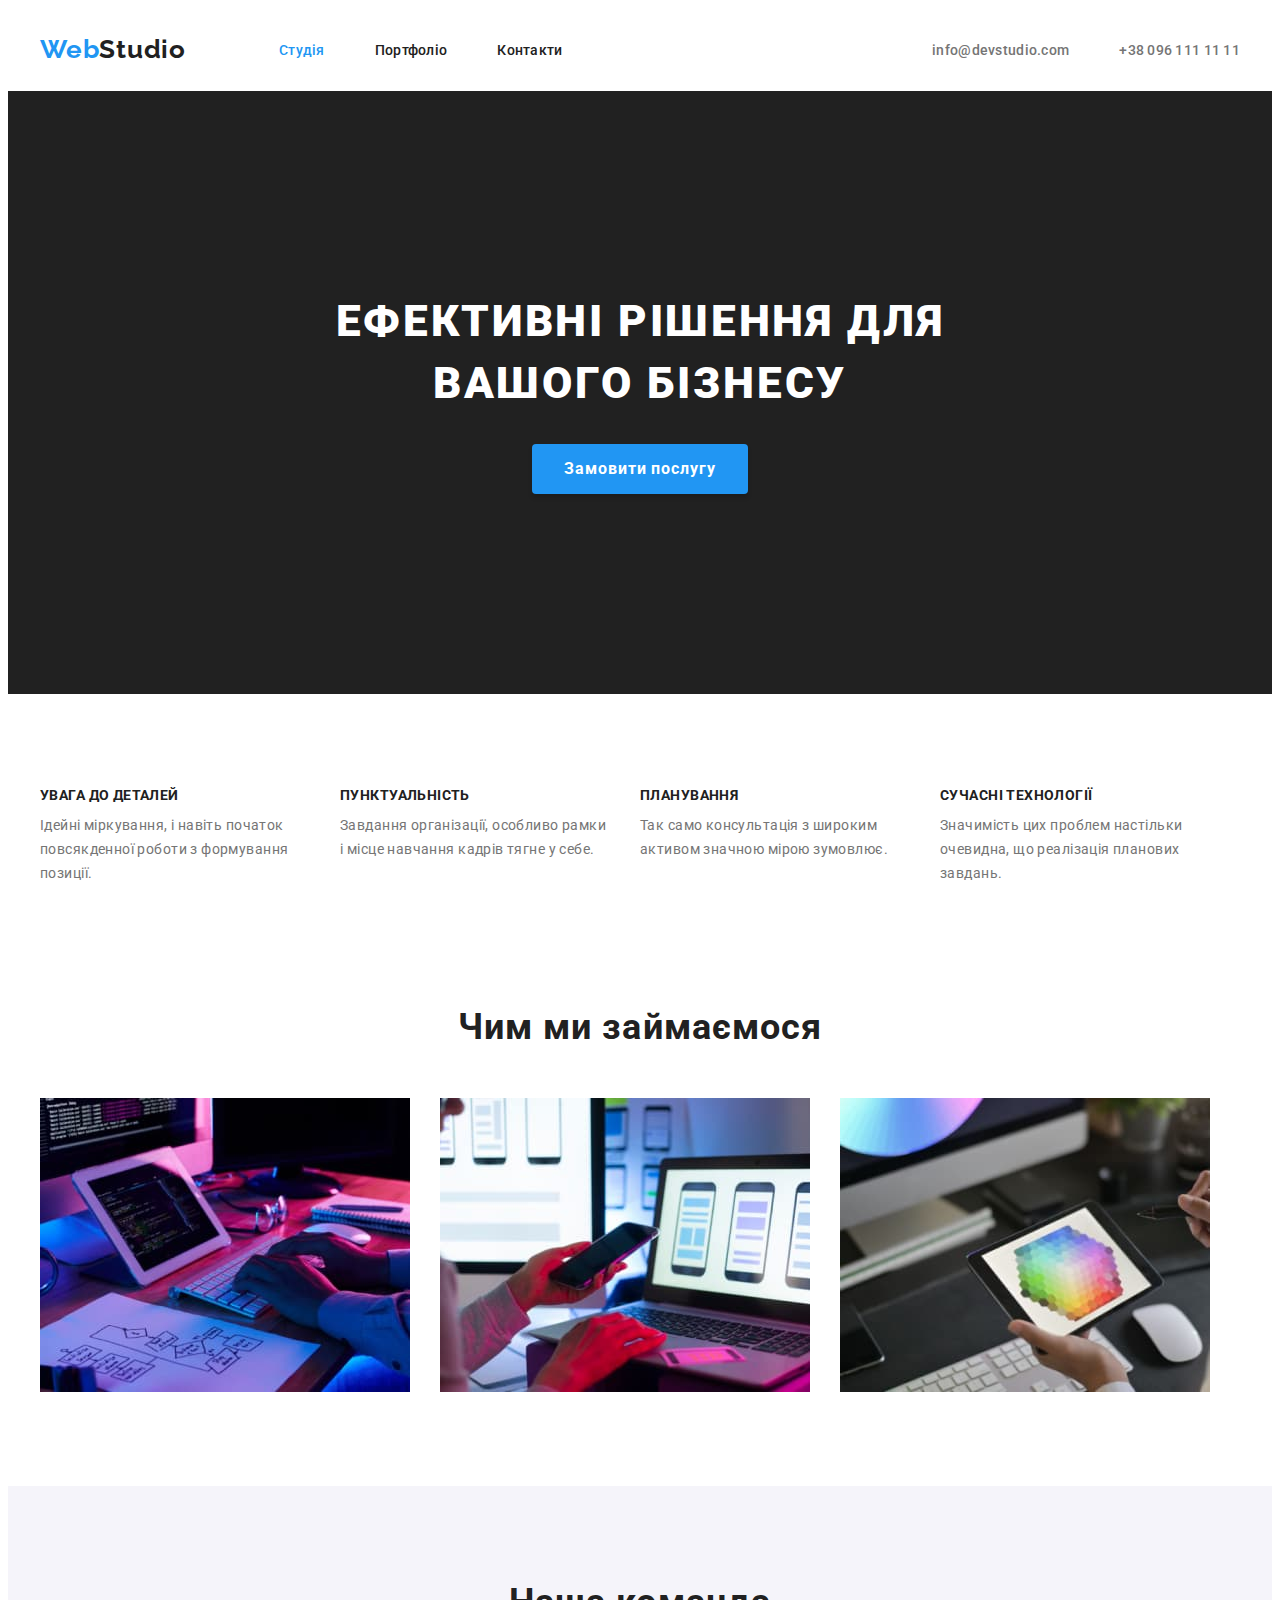
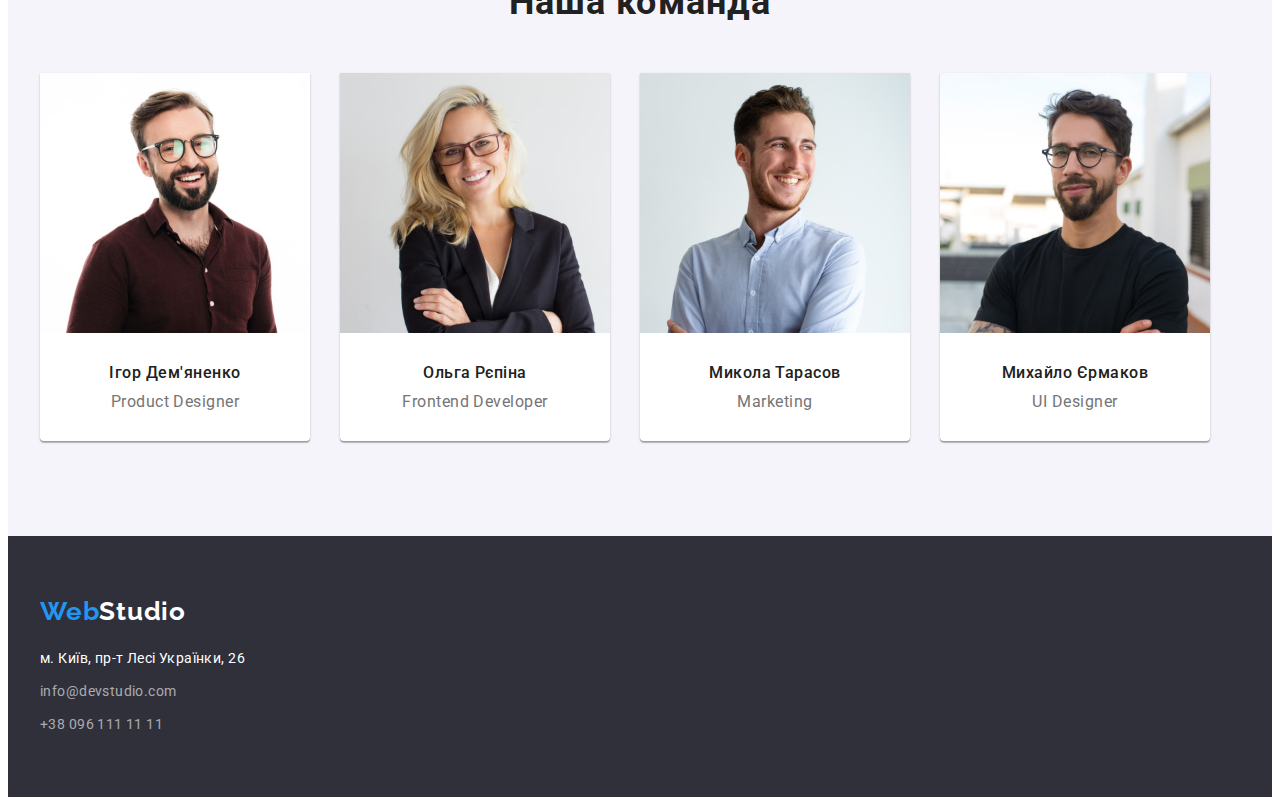
<file: index.html>
<!DOCTYPE html>
<html lang="en">
  <head>
    <meta charset="UTF-8" />
    <meta http-equiv="X-UA-Compatible" content="IE=edge" />
    <meta name="viewport" content="width=device-width, initial-scale=1.0" />
    <title>WebStudio</title>
    <link rel="preconnect" href="https://fonts.googleapis.com" />
    <link rel="preconnect" href="https://fonts.gstatic.com" crossorigin />
    <link
      href="https://fonts.googleapis.com/css2?family=Raleway:wght@400;700&family=Roboto:wght@400;500;700;900&display=swap"
      rel="stylesheet"
    />
    <link
      rel="stylesheet"
      href="https://cdnjs.cloudflare.com/ajax/libs/modern-normalize/1.1.0/modern-normalize.min.css"
      integrity="sha512-wpPYUAdjBVSE4KJnH1VR1HeZfpl1ub8YT/NKx4PuQ5NmX2tKuGu6U/JRp5y+Y8XG2tV+wKQpNHVUX03MfMFn9Q=="
      crossorigin="anonymous"
      referrerpolicy="no-referrer"
    />
    <link rel="stylesheet" href="./css/styles.css" />
  </head>
  <body>
      <header class="header">
        <div class="header-container container">
          <a href="/" class="logo"><span class="logos">Web</span>Studio</a>
          <nav class="site-nav"></nav>
          <ul class="site-nav list">
            <li class="nav-list"><a href="" class="link current">Студія</a></li>
            <li class="nav-list"><a href="./portfolio.html" class="link">Портфоліо</a></li>
            <li class="nav-list"><a href="" class="link">Контакти</a></li>
          </ul>
        </nav>
        <div class="header-contacts-container">
          <ul class="header-contacts">
          <li class="header-links"> <a class="link" href="mailto:info@devstudio.com">info@devstudio.com </a></li>
          <li class="header-links"> <a class="link" href="tel:+380961111111">+38 096 111 11 11</a></li>
        </ul>          
        </div>
        </div>
      </header>
    <main>
      <div>
        <section class="hero">
          <div class="container">
            <h1 class="hero-title">
              Ефективні рішення для <br />
              вашого бізнесу
            </h1>
            <button type="button" class="button">Замовити послугу</button>
          </div>
        </section>
      </div>
      <section class="features">
        <div class="features-container container">
          <h2 class="visually-hidden">Наші переваги</h2>
          <ul class="features-list list">
            <li class="benefits-items">
              <h3 class="features-title">УВАГА ДО ДЕТАЛЕЙ</h3>
              <p class="features-text">
                Ідейні міркування, і навіть початок повсякденної роботи з
                формування позиції.
              </p>
            </li>
            <li>
              <h3 class="features-title">ПУНКТУАЛЬНІСТЬ</h3>
              <p class="features-text">
                Завдання організації, особливо рамки і місце навчання кадрів тягне
                у себе.
              </p>
            </li>
            <li>
              <h3 class="features-title">ПЛАНУВАННЯ</h3>
              <p class="features-text">
                Так само консультація з широким активом значною мірою зумовлює.
              </p>
            </li>
            <li>
              <h3 class="features-title">СУЧАСНІ ТЕХНОЛОГІЇ</h3>
              <p class="features-text">
                Значимість цих проблем настільки очевидна, що реалізація планових
                завдань.
              </p>
            </li>
          </ul>
        </div>
      </section>
      <section class="features-about">
        <div class="container">
          <h2 class="title">Чим ми займаємося</h2>
          <ul class="features-list">
            <li class="features-item">
              <img
                src="images/box1.jpg"
                alt="програмування"
                width="370"
                height="294"
              />
            </li>
            <li class="features-item">
              <img
                src="images/box3.jpg"
                alt="програмування"
                width="370"
                height="294"
              />
            </li>
            <li class="features-item">
              <img
                src="images/box2.jpg"
                alt="програмування"
                width="370"
                height="294"
              />
            </li>
          </ul>
        </div>
      </section>
      <section class="aboutteam">
        <div class="team-container container">
          <h3 class="title">Наша команда</h3>
          <ul class="teams">
            <li class="team-card">
              <img
                src="images/1person.jpg"
                alt="персона"
                width="270"
                height="260"
              />
              <div class="team-person">
                <h3 class="team-name">Ігор Дем'яненко</h3>
                <p class="team">Product Designer</p>
              </div>
            </li>
            <li class="team-card">
              <img
                src="images/2person.jpg"
                alt="персона"
                width="270"
                height="260"
              />
              <div class="team-person">
                <h3 class="team-name">Ольга Рєпіна</h3>
                <p class="team">Frontend Developer</p>
              </div>
            </li>
            <li class="team-card">
              <img
                src="images/3person.jpg"
                alt="персона"
                width="270"
                height="260"
              />
              <div class="team-person">
                <h3 class="team-name">Микола Тарасов</h3>
                <p class="team">Marketing</p>
              </div>
            </li>
            <li class="team-card">
              <img
                src="images/4person.jpg"
                alt="персона"
                width="270"
                height="260"
              />
              <div class="team-person">
                <h3 class="team-name">Михайло Єрмаков</h3>
                <p class="team">UI Designer</p>
              </div>
            </li>
          </ul>
        </div>
      </section>
    </main>
    <footer class="footer">
      <div class="footer-container container">
        <a href="/" class="footerlogo"
          ><span class="logos">Web</span>Studio</a
        >
        <address class="footer-address">
          <ul class="address-footer-list">
            <li class="address-footer-items">
              <a class="address-footer" href=""
                >м. Київ, пр-т Лесі Українки, 26</a
              >
            </li>
            <li class="address-footer-items">
              <a class="contacts-footer" href="mailto:info@devstudio.com"
                >info@devstudio.com</a
              >
            </li>
            <li class="address-footer-items"> 
              <a class="contacts-footer" href="tel:+380961111111"
                >+38 096 111 11 11</a
              >
            </li>
          </ul>
        </address>
      </div>
    </footer>
  </body>
</html>
</file>
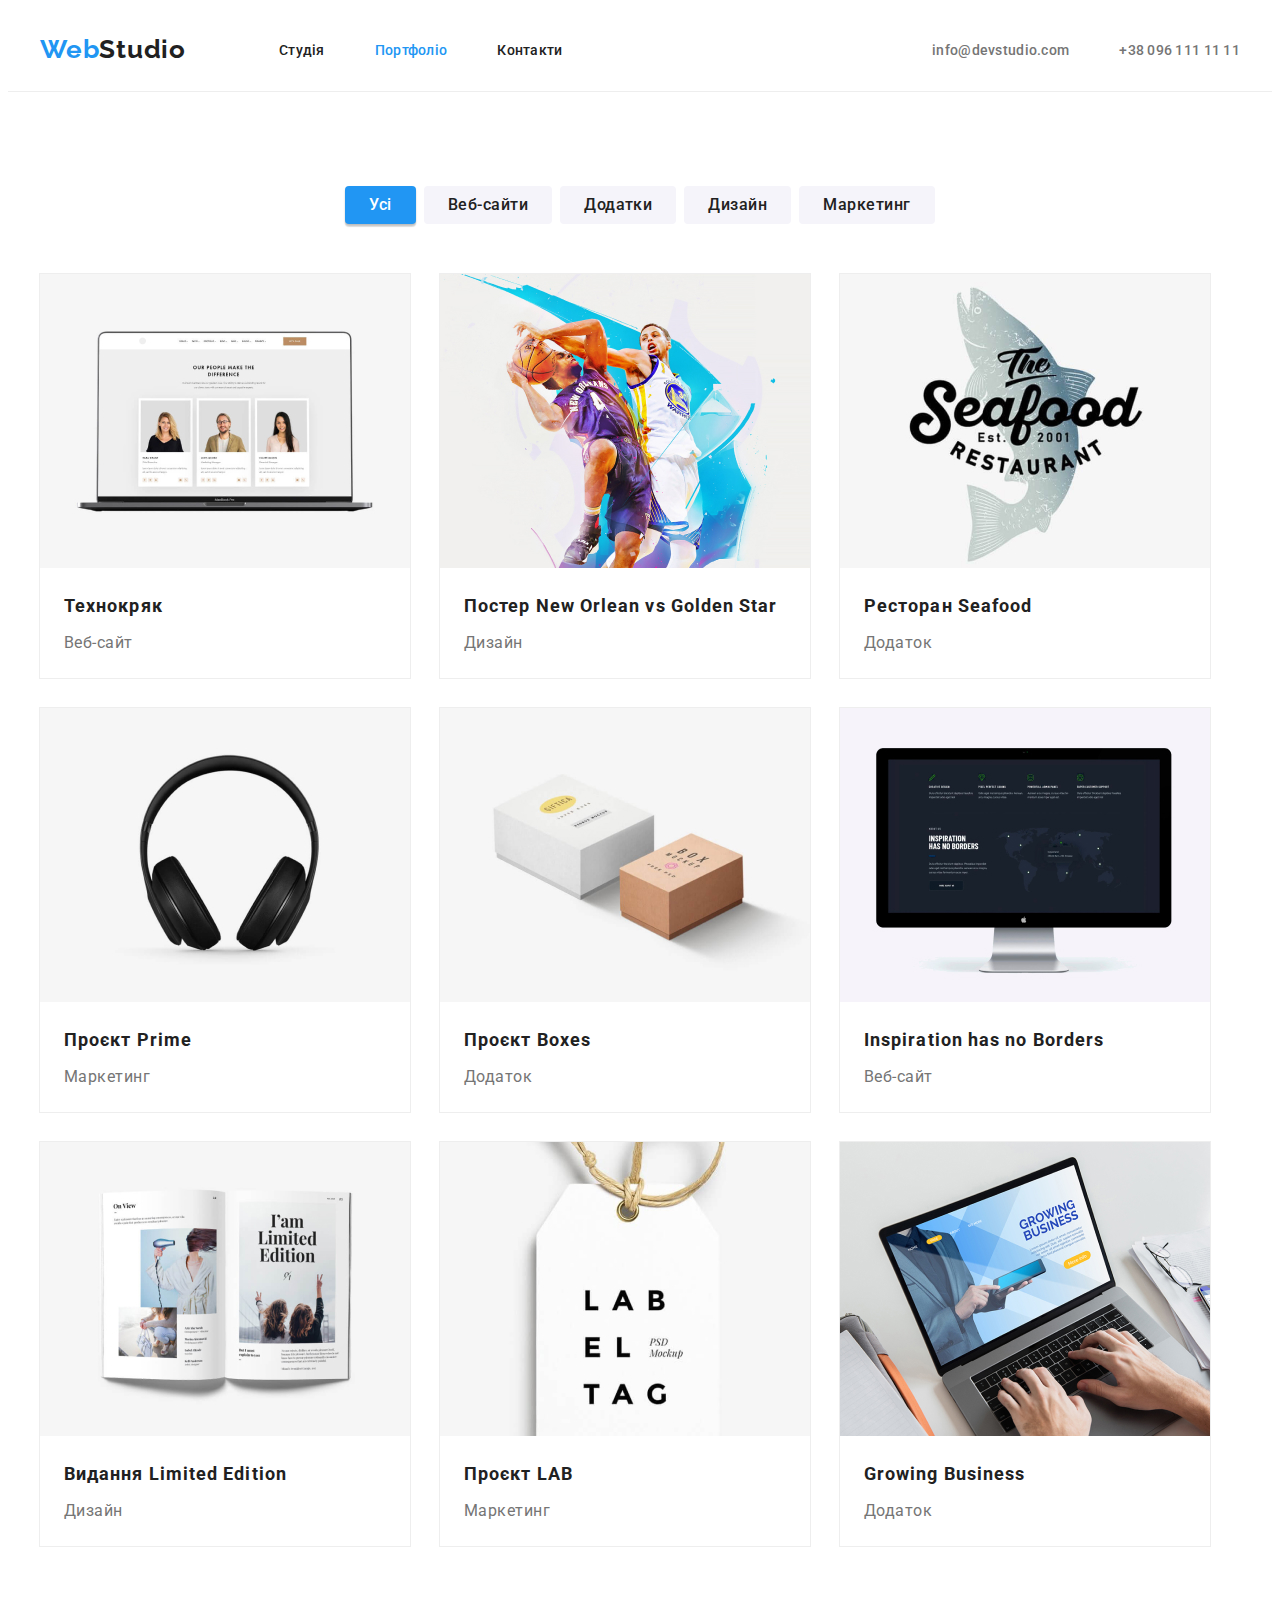
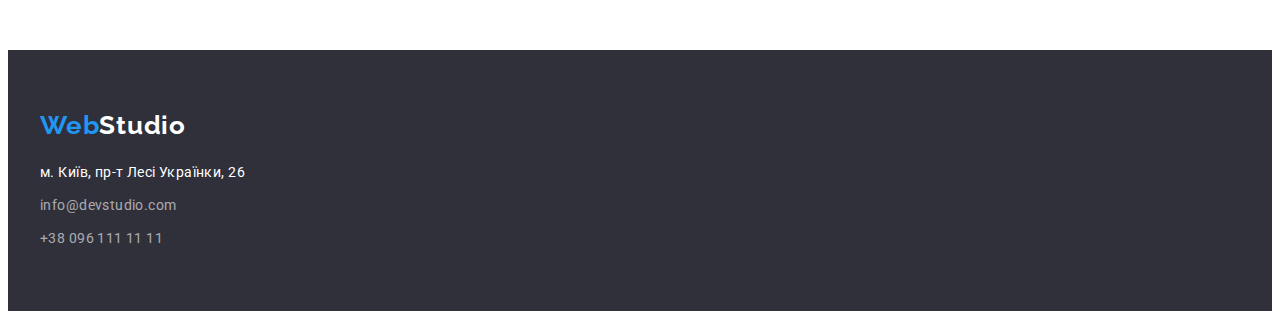
<file: portfolio.html>
<!DOCTYPE html>
<html lang="en">
  <head>
    <meta charset="UTF-8" />
    <meta http-equiv="X-UA-Compatible" content="IE=edge" />
    <meta name="viewport" content="width=device-width, initial-scale=1.0" />
    <link rel="preconnect" href="https://fonts.googleapis.com" />
    <link rel="preconnect" href="https://fonts.gstatic.com" crossorigin />
    <link
      href="https://fonts.googleapis.com/css2?family=Raleway:wght@400;700&family=Roboto:wght@400;500;700;900&display=swap"
      rel="stylesheet"
    />
    <link
      rel="stylesheet"
      href="https://cdnjs.cloudflare.com/ajax/libs/modern-normalize/1.1.0/modern-normalize.min.css"
      integrity="sha512-wpPYUAdjBVSE4KJnH1VR1HeZfpl1ub8YT/NKx4PuQ5NmX2tKuGu6U/JRp5y+Y8XG2tV+wKQpNHVUX03MfMFn9Q=="
      crossorigin="anonymous"
      referrerpolicy="no-referrer"
    />
    <link rel="stylesheet" href="./css/styles.css" />
    <title>Portfolio</title>
  </head>
  <body>
    <header class="header-gallery">
      <div class="header-container container">
        <nav class="site-nav">
          <a href="/" class="logo"><span class="logos">Web</span>Studio</a>
          <ul class="site-nav list">
            <li class="nav-list">
              <a href="./index.html" class="link">Студія</a>
            </li>
            <li class="nav-list">
              <a href="./portfolio.html" class="link current"> Портфоліо </a>
            </li>
            <li class="nav-list"><a href="" class="link">Контакти</a></li>
          </ul>
        </nav>
        <div class="header-contacts-container">
          <ul class="header-contacts">
            <li class="header-links">
              <a class="link" href="mailto:info@devstudio.com"
                >info@devstudio.com
              </a>
            </li>
            <li class="header-links">
              <a class="link" href="tel:+380961111111">+38 096 111 11 11</a>
            </li>
          </ul>
        </div>
      </div>
    </header>
    <main>
      <section class="gallery-section">
        <div class="container">
          <ul class="buttons-list">
            <li>
              <button type="button" class="gallery-button active">Усі</button>
            </li>
            <li>
              <button type="button" class="gallery-button">Веб-сайти</button>
            </li>
            <li>
              <button type="button" class="gallery-button">Додатки</button>
            </li>
            <li>
              <button type="button" class="gallery-button">Дизайн</button>
            </li>
            <li>
              <button type="button" class="gallery-button">Маркетинг</button>
            </li>
          </ul>
          <h1 class="visually-hidden">Галерея</h1>
          <ul class="gallery-card">
            <li class="gallery">
              <img src="./images/img(6).jpg" alt="Ноутбук" width="370" />
              <div class="card-discription">
                <h2 class="gallery-title">Технокряк</h2>
                <p class="gallery-description">Веб-сайт</p>
              </div>
            </li>
            <li class="gallery">
              <img src="./images/img(7).jpg" alt="Два гравці" width="370" />
              <div class="card-discription">
                <h2 class="gallery-title">Постер New Orlean vs Golden Star</h2>
                <p class="gallery-description">Дизайн</p>
              </div>
            </li>
            <li class="gallery">
              <img
                src="./images/img(8).jpg"
                alt="Логотип ресторану"
                width="370"
              />
              <div class="card-discription">
                <h2 class="gallery-title">Ресторан Seafood</h2>
                <p class="gallery-description">Додаток</p>
              </div>
            </li>
            <li class="gallery">
              <img src="./images/img(9).jpg" alt="Навушники" width="370" />
              <div class="card-discription">
                <h2 class="gallery-title">Проєкт Prime</h2>
                <p class="gallery-description">Маркетинг</p>
              </div>
            </li>
            <li class="gallery">
              <img src="./images/img(10).jpg" alt="Два бокса" width="370" />
              <div class="card-discription">
                <h2 class="gallery-title">Проєкт Boxes</h2>
                <p class="gallery-description">Додаток</p>
              </div>
            </li>
            <li class="gallery">
              <img src="./images/img(11).jpg" alt="Настільний ПК" width="370" />
              <div class="card-discription">
                <h2 class="gallery-title">Inspiration has no Borders</h2>
                <p class="gallery-description">Веб-сайт</p>
              </div>
            </li>
            <li class="gallery">
              <img src="./images/img(12).jpg" alt="Книга" width="370" />
              <div class="card-discription">
                <h2 class="gallery-title">Видання Limited Edition</h2>
                <p class="gallery-description">Дизайн</p>
              </div>
            </li>
            <li class="gallery">
              <img src="./images/img(13).jpg" alt="" width="370" />
              <div class="card-discription">
                <h2 class="gallery-title">Проєкт LAB</h2>
                <p class="gallery-description">Маркетинг</p>
              </div>
            </li>
            <li class="gallery">
              <img src="./images/img(14).jpg" alt="Людина пише" width="370" />
              <div class="card-discription">
                <h2 class="gallery-title">Growing Business</h2>
                <p class="gallery-description">Додаток</p>
              </div>
            </li>
          </ul>
        </div>
      </section>
    </main>
    <footer class="footer">
      <div class="container footer-container">
        <a href="/" class="footerlogo"><span class="logos">Web</span>Studio</a>
        <address class="footer-address">
          <ul class="address-footer-list">
            <li class="address-footer-items">
              <a class="address-footer" href=""
                >м. Київ, пр-т Лесі Українки, 26</a
              >
            </li>
            <li class="address-footer-items">
              <a class="contacts-footer" href="mailto:info@devstudio.com"
                >info@devstudio.com</a
              >
            </li>
            <li class="address-footer-items">
              <a class="contacts-footer" href="tel:+380961111111"
                >+38 096 111 11 11</a
              >
            </li>
          </ul>
        </address>
      </div>
    </footer>
  </body>
</html>
</file>
<file: css/styles.css>
/* #212121 - основной цвет текста */
/* #757575 - вторичный цвет текста */
/* #2196F3 -  акцент цвета*/
/* rgba(255, 255, 255, 0.6); - цвет футера */
/* 2F303A - цвет Hero */

h1,
h2,
h3,
h4,
h5,
h6,
p {
  margin: 0;
}
img {
  display: block;
  max-width: 100%;
  height: auto;
}

:root {
  --primary-text-color: #212121;
  --title-text-color: #212121;
  --accent-color: #2196f3;
  --text-color: #757575;
  --background-color: #ffffff;
  --button-hover-color: #188ce8;
  --items: 3;
  --indent: 30px;
}

body {
  background-color: #ffffff;
  color: var(--primary-text-color);
  font-family: "Roboto", sans-serif;
}
li {
  list-style: none;
}
a {
  text-decoration: none;
}
ul {
  padding: 0;
  margin: 0;
}
.container {
  width: 1200px;
  padding-right: 15px;
  padding-left: 15px;
  margin-left: auto;
  margin-right: auto;
}
.visually-hidden {
  position: absolute;
  white-space: nowrap;
  width: 1px;
  height: 1px;
  overflow: hidden;
  border: 0;
  padding: 0;
  clip: rect(0 0 0 0);
  clip-path: inset(50%);
  margin: -1px;
}

/* Header */

.header-gallery {
  border-bottom: 1px solid #eeeeee;
}

.header-container {
  display: flex;
  align-items: center;
}

.header-contacts-container {
  margin-left: auto;
  display: flex;
  align-items: center;
}
.header-contacts {
  padding-top: 32px;
  padding-bottom: 32px;
  display: flex;
  gap: 50px;
  color: var(--text-color);
}

.header-links .link {
  color: var(--text-color);
}

.header-contacts:hover,
.header-contacts:focus {
  color: var(--accent-color);
}

/* Logo */
.logo {
  color: var(--primary-text-color);
  font-family: "Raleway";
  font-weight: 700;
  font-size: 26px;
  line-height: 1.2;
  letter-spacing: 0.03em;
  text-decoration: none;
  margin-right: 93px;
}
.link {
  font-style: normal;
  font-weight: 500;
  font-size: 14px;
  line-height: 1.14;
  letter-spacing: 0.02em;
  text-decoration: none;
}

.list {
  list-style: none;
  background-color: var(--background-color);
  margin: 0;
  padding: 0;
}
/* Hero */
.hero {
  background-color: var(--title-text-color);
  color: #ffffff;
  text-align: center;
  padding-top: 200px;
  padding-bottom: 200px;
}
.hero-title {
  text-align: center;
  letter-spacing: 0.06em;
  text-transform: uppercase;
  font-weight: 900;
  font-size: 44px;
  line-height: 1.4;
  margin-bottom: 30px;
}
/* SiteNav */

.nav-list {
  /* margin-left: 32px;
  margin-right: 32px; */
  padding-top: 32px;
  padding-bottom: 32px;
  margin-right: 25px;
  margin-left: 25px;
}

.nav-list:first-child {
   margin-left: 0;
}

.nav-list:last-child {
  margin-right: 0;
}

.site-nav {
  display: flex;
  align-items: center;
}

.site-nav .link {
  color: var(--primary-text-color);
}

.site-nav .link:hover,
.site-nav .link:focus {
  color: var(--accent-color);
}
.site-nav .link.current {
  color: var(--accent-color);
}

/* Текст */
.features {
  list-style: none;
  padding-top: 94px;
  padding-bottom: 120px;
}

.features-container {
  display: flex;
}

.features-list {
  display: flex;
  gap: 30px;
}

.features-about {
  padding-bottom: 94px;
}

.features-title {
  color: var(--title-text-color);
  font-weight: 700;
  font-size: 14px;
  line-height: 1.14;
  letter-spacing: 0.03em;
  text-transform: uppercase;
  margin-bottom: 10px;
}

.features-text {
  color: var(--text-color);
  font-size: 14px;
  line-height: 1.7;
  letter-spacing: 0.03em;
  width: 270px;
}
.title {
  color: var(--title-text-color);
  font-size: 36px;
  line-height: 1.17;
  text-align: center;
  letter-spacing: 0.03em;
  margin-bottom: 50px;
}
.logos {
  color: var(--accent-color);
}
/* Team */
.aboutteam {
  background-color: #f5f4fa;
  padding-bottom: 95px;
  padding-top: 95px;
}

.teams {
  gap: 30px;
  display: flex;
}

/* .team-container {
} */

.team {
  font-size: 16px;
  line-height: 1.2;
  text-align: center;
  letter-spacing: 0.03em;
  color: var(--text-color);
}
.team-name {
  font-weight: 500;
  font-size: 16px;
  line-height: 1.2;
  text-align: center;
  letter-spacing: 0.03em;
  color: var(--primary-text-color);
  margin-bottom: 10px;
}
.team-card {
  box-shadow: 0px 1px 3px rgba(0, 0, 0, 0.12), 0px 1px 1px rgba(0, 0, 0, 0.14),
    0px 2px 1px rgba(0, 0, 0, 0.2);
  border-radius: 0px 0px 4px 4px;
  background-color: var(--background-color);
  width: 270px;
}
.team-person {
  padding-top: 30px;
  padding-bottom: 30px;
}
/* Button */

.button {
  color: var(--background-color);
  background-color: var(--accent-color);
  font-family: "Roboto";
  font-weight: 700;
  font-size: 16px;
  line-height: 1.9;
  align-items: center;
  text-align: center;
  letter-spacing: 0.06em;
  box-shadow: 0px 4px 4px rgba(0, 0, 0, 0.15);
  border-radius: 4px;
  padding: 9px 29px;
  min-width: 216px;
  min-height: 50px;
  border: none;
  cursor: pointer;
}
.button:hover,
.button:focus {
  background-color: var(--button-hover-color);
  color: var(--background-color);
}

/* Footer */
address {
  font-style: normal;
}

.footer {
  background-color: #2f303a;
  text-decoration: none;
  padding-top: 60px;
  padding-bottom: 60px;
}

.footerlogo {
  font-family: "Raleway";
  font-weight: 700;
  font-size: 26px;
  line-height: 1.2;
  letter-spacing: 0.03em;
  color: var(--background-color);
  margin-bottom: 20px;
  display: block;
}

.address-footer {
  font-size: 14px;
  line-height: 1.71;
  letter-spacing: 0.03em;
  color: var(--background-color);
}

.address-footer-items {
  margin-bottom: 9px;
}
.address-footer-items:last-child {
  margin-bottom: 0px;
}

.contacts-footer {
  font-size: 14px;
  line-height: 1.71;
  letter-spacing: 0.03em;
  color: rgba(255, 255, 255, 0.6);
}
.contacts-footer:hover,
.contacts-footer:focus {
  color: var(--accent-color);
}

/* Gallery */

.gallery-section {
  padding-top: 94px;
  padding-bottom: 94px;
}

.gallery {
  outline: 1px solid #eeeeee;
}
.gallery-card {
  display: flex;
  flex-wrap: wrap;
  gap: 30px;
  padding-bottom: 10px;
}

.gallery-title {
  font-weight: 700;
  font-size: 18px;
  line-height: 2;
  letter-spacing: 0.06em;
  color: var(--title-text-color);
  padding-bottom: 4px;
}
.gallery-description {
  font-size: 16px;
  line-height: 1.88;
  letter-spacing: 0.03em;
  color: var(--text-color);
}

.card-discription {
  padding-left: 24px;
  padding-right: 24px;
  padding-top: 20px;
  padding-bottom: 20px;
}

/* Button */

.buttons-list {
  justify-content: center;
  display: flex;
  column-gap: 8px;
  margin-bottom: 50px;
}

.gallery-button {
  background-color: #f5f4fa;
  border-radius: 4px;
  font-weight: 500;
  font-size: 16px;
  line-height: 1.62;
  text-align: center;
  letter-spacing: 0.03em;
  color: var(--title-text-color);
  border-style: none;
  font-family: "Roboto";
  padding: 6px 24px;
}
.gallery-button:hover,
.gallery-button:focus {
  background-color: var(--accent-color);
  color: var(--background-color);
  box-shadow: 0px 3px 1px rgba(0, 0, 0, 0.1), 0px 1px 2px rgba(0, 0, 0, 0.08),
    0px 2px 2px rgba(0, 0, 0, 0.12);
}
.active {
  box-shadow: 0px 3px 1px rgba(0, 0, 0, 0.1), 0px 1px 2px rgba(0, 0, 0, 0.08),
    0px 2px 2px rgba(0, 0, 0, 0.12);
  background-color: var(--accent-color);
  color: var(--background-color);
}
</file>
